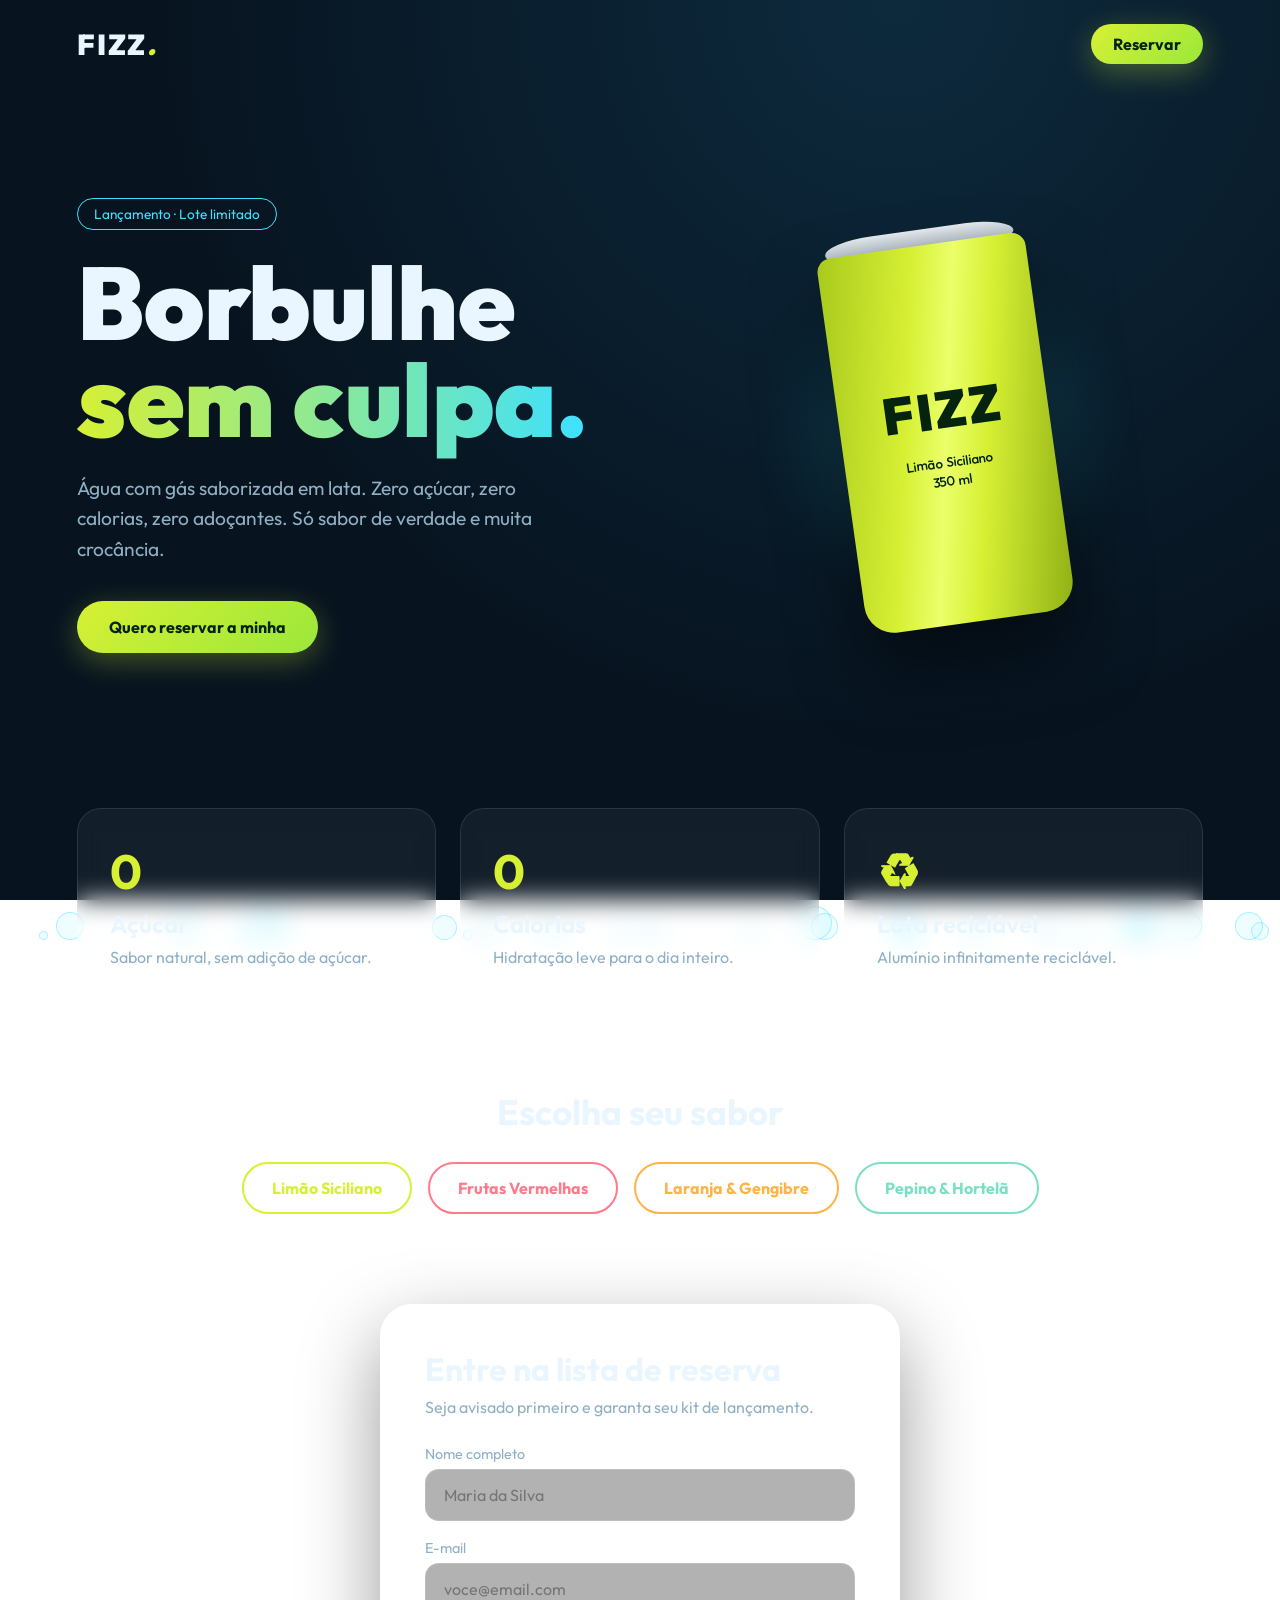
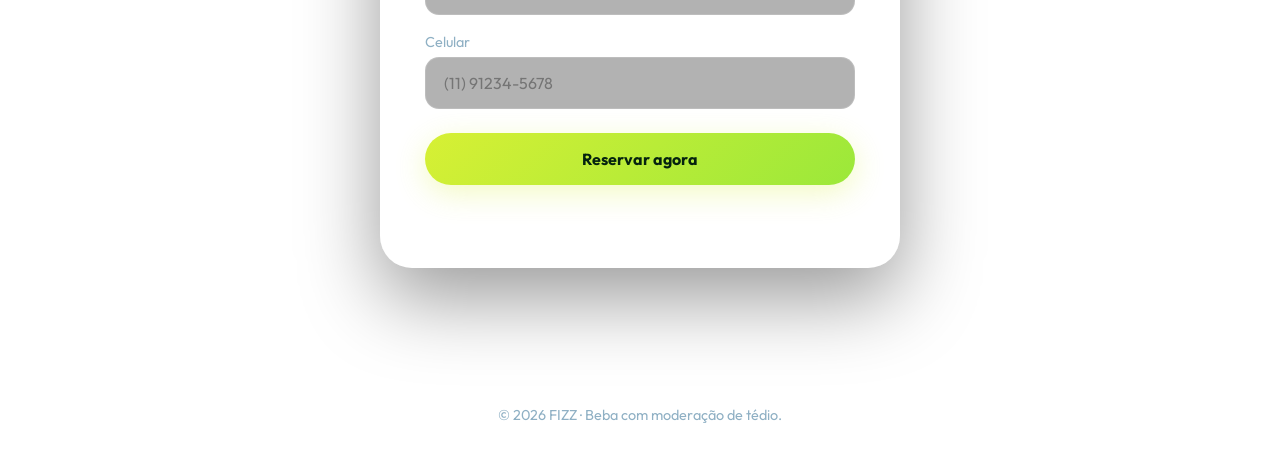
<file: Projeto_02/static/index.html>
<!DOCTYPE html>
<html lang="pt-BR">
<head>
  <meta charset="UTF-8">
  <meta name="viewport" content="width=device-width, initial-scale=1">
  <title>FIZZ — Água com gás saborizada em lata | Reserve a sua</title>
  <meta name="description" content="FIZZ: água com gás saborizada em lata. Zero açúcar, zero calorias, 100% refrescante. Entre na lista e reserve o seu lote de lançamento.">
  <link rel="preconnect" href="https://fonts.googleapis.com">
  <link href="https://fonts.googleapis.com/css2?family=Outfit:wght@300;500;700;900&display=swap" rel="stylesheet">
  <link rel="stylesheet" href="style.css">
</head>
<body>
  <div class="bubbles" id="bubbles" aria-hidden="true"></div>

  <header class="nav">
    <span class="logo">FIZZ<i>.</i></span>
    <a href="#reserva" class="btn btn-sm" id="nav-cta">Reservar</a>
  </header>

  <main>
    <section class="hero">
      <div class="hero-text">
        <span class="tag">Lançamento · Lote limitado</span>
        <h1>Borbulhe <em>sem culpa.</em></h1>
        <p>Água com gás saborizada em lata. Zero açúcar, zero calorias, zero adoçantes. Só sabor de verdade e muita crocância.</p>
        <a href="#reserva" class="btn" id="hero-cta">Quero reservar a minha</a>
      </div>
      <div class="hero-can" aria-hidden="true">
        <div class="can">
          <div class="can-top"></div>
          <div class="can-body"><span>FIZZ</span><small>Limão Siciliano<br>350 ml</small></div>
        </div>
        <div class="glow"></div>
      </div>
    </section>

    <section class="features" id="beneficios">
      <article><b>0</b><h2>Açúcar</h2><p>Sabor natural, sem adição de açúcar.</p></article>
      <article><b>0</b><h2>Calorias</h2><p>Hidratação leve para o dia inteiro.</p></article>
      <article><b>♻</b><h2>Lata reciclável</h2><p>Alumínio infinitamente reciclável.</p></article>
    </section>

    <section class="flavors" aria-labelledby="sabores">
      <h2 id="sabores">Escolha seu sabor</h2>
      <ul>
        <li style="--c:#d7f034">Limão Siciliano</li>
        <li style="--c:#ff7a8a">Frutas Vermelhas</li>
        <li style="--c:#ffb347">Laranja &amp; Gengibre</li>
        <li style="--c:#7be0c3">Pepino &amp; Hortelã</li>
      </ul>
    </section>

    <section class="reserve" id="reserva">
      <div class="card">
        <h2>Entre na lista de reserva</h2>
        <p>Seja avisado primeiro e garanta seu kit de lançamento.</p>
        <form id="form" novalidate>
          <label>Nome completo
            <input id="nome" name="nome" autocomplete="name" placeholder="Maria da Silva" required>
          </label>
          <label>E-mail
            <input id="email" name="email" type="email" autocomplete="email" placeholder="voce@email.com" required>
          </label>
          <label>Celular
            <input id="celular" name="celular" type="tel" autocomplete="tel" placeholder="(11) 91234-5678" required>
          </label>
          <button class="btn" id="submit" type="submit">Reservar agora</button>
          <p class="msg" id="msg" role="status"></p>
        </form>
      </div>
    </section>
  </main>

  <footer>© 2026 FIZZ · Beba com moderação de tédio.</footer>
  <script src="script.js"></script>
</body>
</html>
</file>
<file: Projeto_02/static/style.css>
:root{--bg:#07131f;--bg2:#0d2a3d;--lime:#d7f034;--cyan:#3de1ff;--txt:#eaf6ff;--mut:#8fb0c4}
*{box-sizing:border-box;margin:0}
html{scroll-behavior:smooth}
body{font-family:'Outfit',sans-serif;color:var(--txt);background:radial-gradient(circle at 70% 0,var(--bg2),var(--bg) 60%) fixed;min-height:100vh;overflow-x:hidden}
.bubbles{position:fixed;inset:0;pointer-events:none;z-index:0}
.bubbles span{position:absolute;bottom:-40px;border-radius:50%;border:1px solid rgba(61,225,255,.4);background:rgba(61,225,255,.08);animation:rise linear infinite}
@keyframes rise{to{transform:translateY(-110vh) translateX(30px);opacity:0}}
main,.nav,footer{position:relative;z-index:1}
.nav{display:flex;justify-content:space-between;align-items:center;padding:24px 6vw}
.logo{font-weight:900;font-size:1.8rem;letter-spacing:2px}.logo i{color:var(--lime)}
.btn{display:inline-block;background:linear-gradient(135deg,var(--lime),#9be83a);color:#062;color:#05230f;font:700 1rem Outfit;padding:16px 32px;border:0;border-radius:99px;cursor:pointer;text-decoration:none;box-shadow:0 8px 30px rgba(215,240,52,.3);transition:.25s}
.btn:hover{transform:translateY(-3px) scale(1.03);box-shadow:0 14px 40px rgba(215,240,52,.5)}
.btn-sm{padding:10px 22px}
.hero{display:grid;grid-template-columns:1.1fr 1fr;align-items:center;gap:40px;padding:5vh 6vw 10vh;min-height:80vh}
.tag{display:inline-block;color:var(--cyan);border:1px solid var(--cyan);padding:6px 16px;border-radius:99px;font-size:.85rem;margin-bottom:24px}
h1{font-size:clamp(3rem,8vw,6.5rem);font-weight:900;line-height:.95;margin-bottom:24px}
h1 em{font-style:normal;background:linear-gradient(90deg,var(--lime),var(--cyan));-webkit-background-clip:text;background-clip:text;color:transparent}
.hero p{color:var(--mut);font-size:1.2rem;max-width:480px;margin-bottom:36px;line-height:1.6}
.hero-can{position:relative;display:grid;place-items:center}
.glow{position:absolute;width:340px;height:340px;border-radius:50%;background:radial-gradient(var(--cyan),transparent 70%);opacity:.35;filter:blur(30px)}
.can{position:relative;z-index:1;animation:float 4s ease-in-out infinite;transform:rotate(-8deg)}
@keyframes float{50%{transform:rotate(-4deg) translateY(-22px)}}
.can-top{height:26px;width:190px;margin:0 auto;border-radius:50%/100%;background:linear-gradient(#e8eef2,#9aa8b2)}
.can-body{width:210px;height:380px;margin-top:-10px;border-radius:14px 14px 30px 30px;background:linear-gradient(100deg,#a8c91d,var(--lime) 35%,#eaff6a 50%,var(--lime) 65%,#8fb015);display:flex;flex-direction:column;align-items:center;justify-content:center;gap:12px;color:#05230f;box-shadow:0 40px 70px rgba(0,0,0,.5)}
.can-body span{font-weight:900;font-size:3.2rem;letter-spacing:3px}
.can-body small{text-align:center;font-weight:500;line-height:1.4}
.features{display:grid;grid-template-columns:repeat(auto-fit,minmax(220px,1fr));gap:24px;padding:0 6vw 10vh}
.features article{background:rgba(255,255,255,.05);backdrop-filter:blur(12px);border:1px solid rgba(255,255,255,.1);border-radius:24px;padding:32px;transition:.3s}
.features article:hover{transform:translateY(-8px);border-color:var(--lime)}
.features b{font-size:3rem;color:var(--lime)}
.features h2{margin:8px 0}.features p{color:var(--mut)}
.flavors{text-align:center;padding:0 6vw 10vh}
.flavors h2{font-size:2.2rem;margin-bottom:28px}
.flavors ul{list-style:none;display:flex;flex-wrap:wrap;gap:16px;justify-content:center;padding:0}
.flavors li{padding:14px 28px;border-radius:99px;border:2px solid var(--c);color:var(--c);font-weight:700;transition:.25s;cursor:default}
.flavors li:hover{background:var(--c);color:#06141f;transform:scale(1.07)}
.reserve{padding:0 6vw 12vh;display:flex;justify-content:center}
.card{width:100%;max-width:520px;background:rgba(255,255,255,.07);backdrop-filter:blur(18px);border:1px solid rgba(255,255,255,.15);border-radius:32px;padding:44px;box-shadow:0 30px 80px rgba(0,0,0,.4)}
.card h2{font-size:2rem;margin-bottom:8px}.card>p{color:var(--mut);margin-bottom:28px}
label{display:block;font-size:.9rem;color:var(--mut);margin-bottom:18px}
input{width:100%;margin-top:6px;padding:15px 18px;background:rgba(0,0,0,.3);border:1px solid rgba(255,255,255,.15);border-radius:14px;color:var(--txt);font:1rem Outfit;transition:.2s}
input:focus{outline:0;border-color:var(--lime);box-shadow:0 0 0 4px rgba(215,240,52,.15)}
form .btn{width:100%;margin-top:6px}
.btn:disabled{opacity:.6;cursor:wait}
.msg{margin-top:16px;text-align:center;min-height:1.4em;font-weight:500}
.msg.ok{color:var(--lime)}.msg.err{color:#ff7a8a}
footer{text-align:center;color:var(--mut);padding:30px;font-size:.9rem}
@media(max-width:800px){.hero{grid-template-columns:1fr;text-align:center}.hero p{margin-inline:auto}.card{padding:30px}}
</file>
